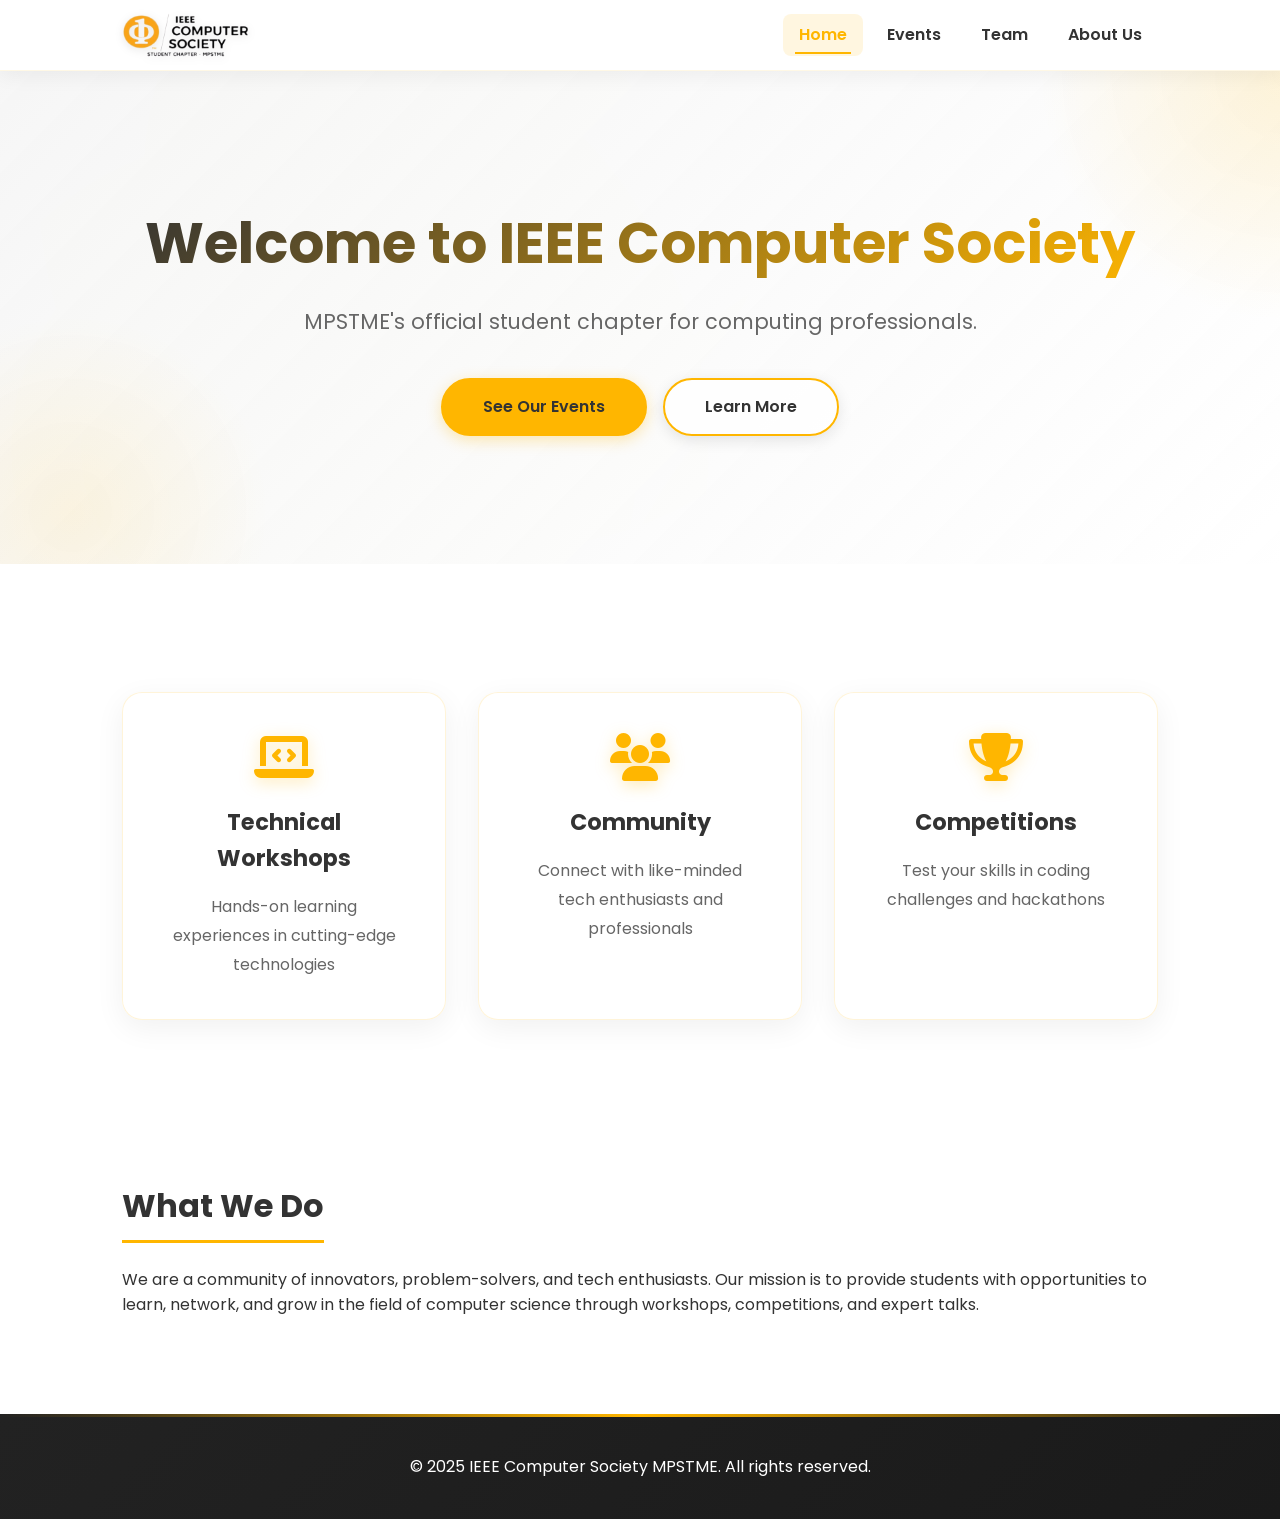
<file: index.html>
<!DOCTYPE html>
<html lang="en">
<head>
    <meta charset="UTF-8">
    <meta name="viewport" content="width=device-width, initial-scale=1.0">
    <title>Home - IEEE CS MPSTME</title>
    <link rel="stylesheet" href="style-v1.css">
    <link rel="stylesheet" href="https://cdnjs.cloudflare.com/ajax/libs/font-awesome/6.5.2/css/all.min.css">
</head>
<body>

    <header>
    <nav class="container">
        <a href="index.html" class="logo">
            <img src="ieee-cs-logo.png" alt="IEEE CS MPSTME" class="logo-image">
        </a>
        <ul class="nav-links">
            <li><a href="index.html" class="active-page">Home</a></li>
            <li><a href="events.html">Events</a></li>
            <li><a href="team.html">Team</a></li>
            <li><a href="about.html">About Us</a></li>
        </ul>
        <button class="menu-toggle"><i class="fa-solid fa-bars"></i></button>
    </nav>
</header>

    <main>
        <section class="hero">
            <div class="container">
                <h1>Welcome to IEEE Computer Society</h1>
                <p class="hero-subtitle">MPSTME's official student chapter for computing professionals.</p>
                <div class="cta-group">
                    <a href="events.html" class="cta-button">See Our Events</a>
                    <a href="about.html" class="cta-button secondary">Learn More</a>
                </div>
            </div>
        </section>

        <section class="features">
            <div class="container">
                <div class="feature-grid">
                    <div class="feature-card">
                        <i class="fa-solid fa-laptop-code"></i>
                        <h3>Technical Workshops</h3>
                        <p>Hands-on learning experiences in cutting-edge technologies</p>
                    </div>
                    <div class="feature-card">
                        <i class="fa-solid fa-users"></i>
                        <h3>Community</h3>
                        <p>Connect with like-minded tech enthusiasts and professionals</p>
                    </div>
                    <div class="feature-card">
                        <i class="fa-solid fa-trophy"></i>
                        <h3>Competitions</h3>
                        <p>Test your skills in coding challenges and hackathons</p>
                    </div>
                </div>
            </div>
        </section>

        <section class="home-content">
            <div class="container">
                <h2>What We Do</h2>
                <p>We are a community of innovators, problem-solvers, and tech enthusiasts. Our mission is to provide students with opportunities to learn, network, and grow in the field of computer science through workshops, competitions, and expert talks.</p>
            </div>
        </section>
    </main>

    <footer>
        <div class="container">
            <p>&copy; 2025 IEEE Computer Society MPSTME. All rights reserved.</p>
        </div>
    </footer>

    <script src="script.js"></script>
</body>
</html>
</file>
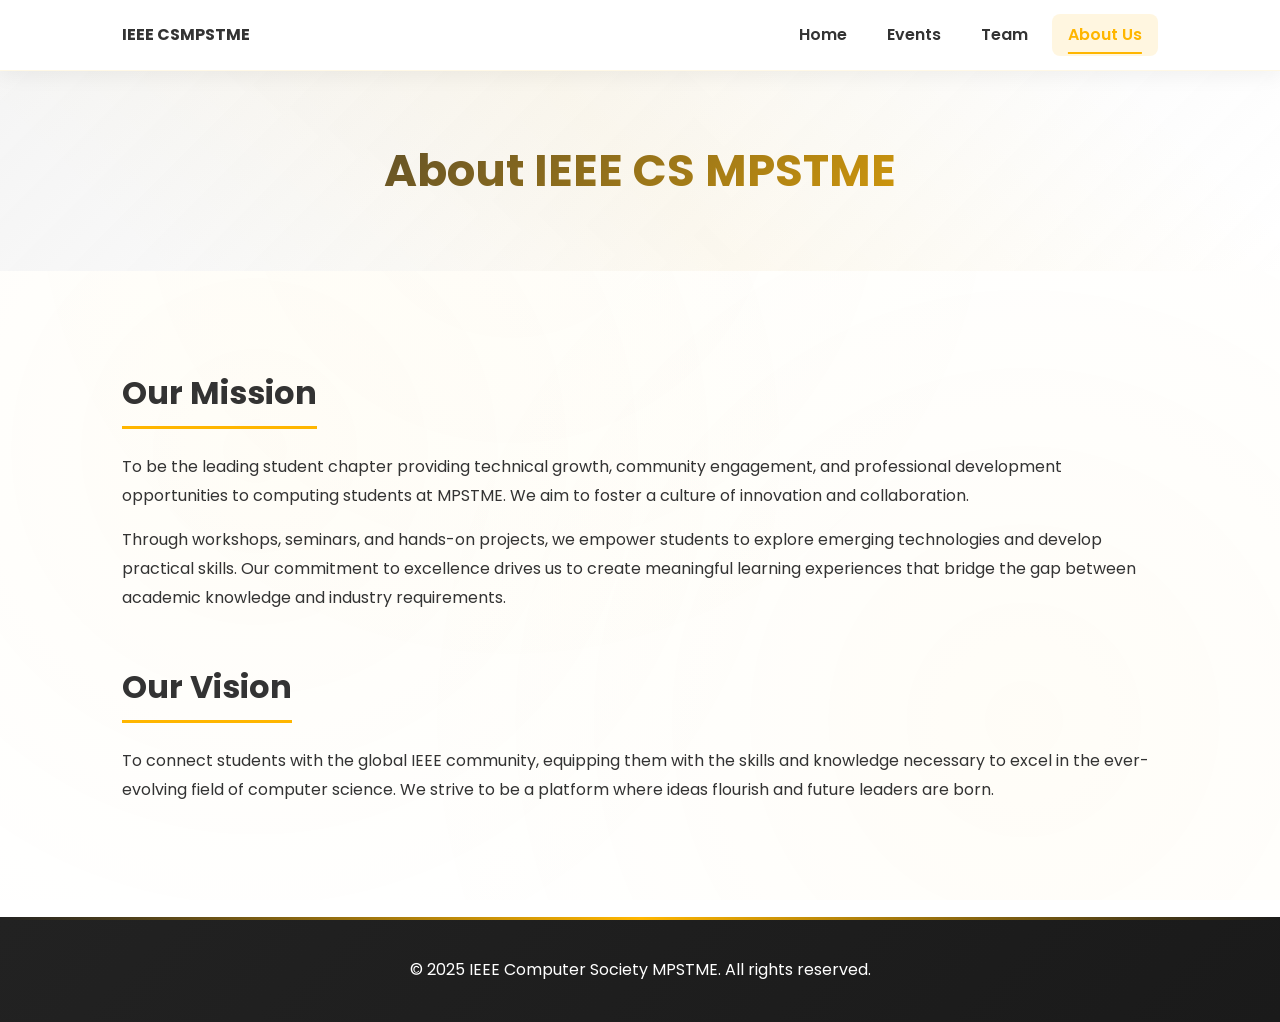
<file: about.html>
<!DOCTYPE html>
<html lang="en">
<head>
    <meta charset="UTF-8">
    <meta name="viewport" content="width=device-width, initial-scale=1.0">
    <title>About Us - IEEE CS MPSTME</title>
    <link rel="icon" type="image/x-icon" href="favicon.ico">
    <link rel="stylesheet" href="style-v1.css">
    <link rel="stylesheet" href="https://cdnjs.cloudflare.com/ajax/libs/font-awesome/6.5.2/css/all.min.css">
</head>
<body>

    <header>
        <nav class="container">
            <a href="index.html" class="logo">IEEE CS <span>MPSTME</span></a>
            <ul class="nav-links">
                <li><a href="index.html">Home</a></li>
                <li><a href="events.html">Events</a></li>
                <li><a href="team.html">Team</a></li>
                <li><a href="about.html" class="active-page">About Us</a></li>
            </ul>
            <button class="menu-toggle"><i class="fa-solid fa-bars"></i></button>
        </nav>
    </header>

    <main>
        <section class="page-header">
            <div class="container">
                <h1>About IEEE CS MPSTME</h1>
            </div>
        </section>

        <section class="about-content">
            <div class="container">
                <h2>Our Mission</h2>
                <p>To be the leading student chapter providing technical growth, community engagement, and professional development opportunities to computing students at MPSTME. We aim to foster a culture of innovation and collaboration.</p>
                <p>Through workshops, seminars, and hands-on projects, we empower students to explore emerging technologies and develop practical skills. Our commitment to excellence drives us to create meaningful learning experiences that bridge the gap between academic knowledge and industry requirements.</p>
                
                <h2>Our Vision</h2>
                <p>To connect students with the global IEEE community, equipping them with the skills and knowledge necessary to excel in the ever-evolving field of computer science. We strive to be a platform where ideas flourish and future leaders are born.</p>
            </div>
        </section>
    </main>
    <button id="scrollTopBtn" title="Go to top"><i class="fa-solid fa-arrow-up"></i></button>

    <footer>
        <div class="container">
            <p>&copy; 2025 IEEE Computer Society MPSTME. All rights reserved.</p>
        </div>
    </footer>

    <script src="script.js"></script>
</body>
</html>
</file>
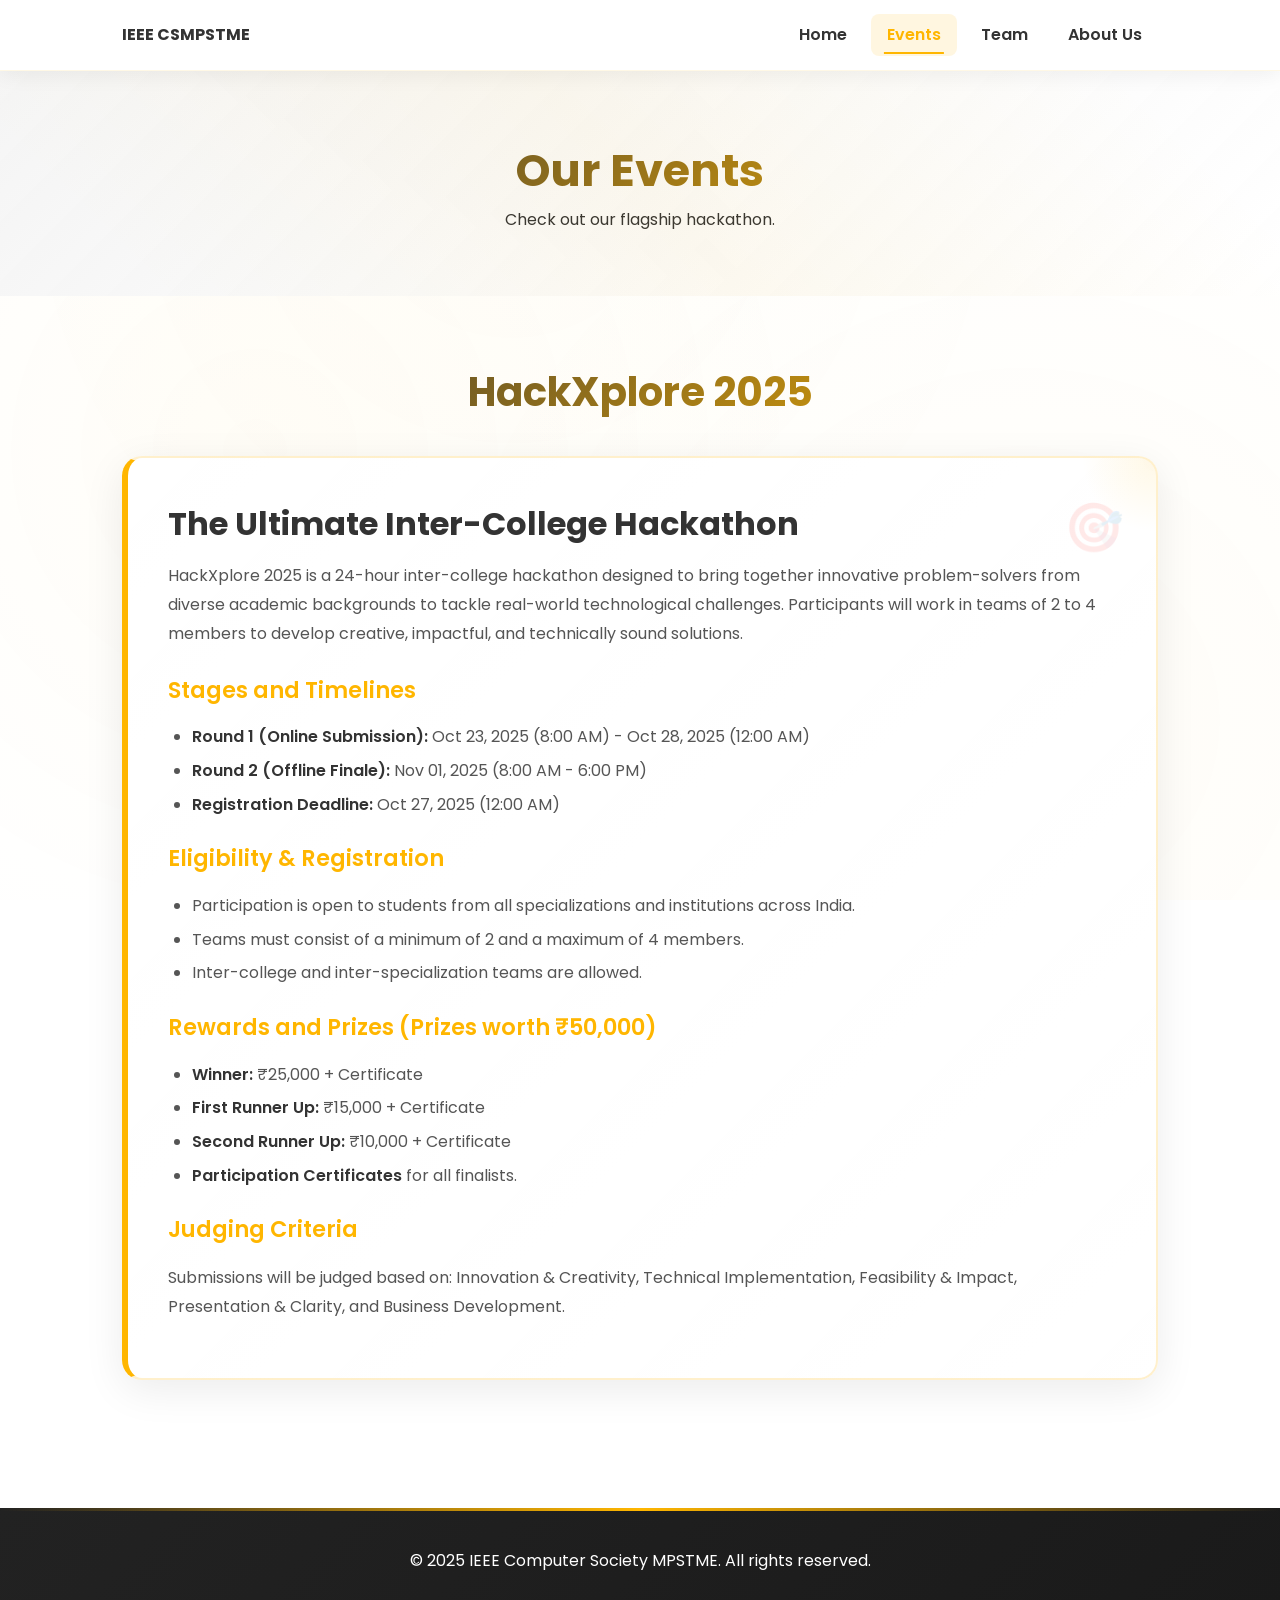
<file: events.html>
<!DOCTYPE html>
<html lang="en">
<head>
    <meta charset="UTF-8">
    <meta name="viewport" content="width=device-width, initial-scale=1.0">
    <title>Events - IEEE CS MPSTME</title>
    <link rel="stylesheet" href="style-v1.css">
    <link rel="stylesheet" href="https://cdnjs.cloudflare.com/ajax/libs/font-awesome/6.5.2/css/all.min.css">
</head>
<body>

    <header>
        <nav class="container">
            <a href="index.html" class="logo">IEEE CS <span>MPSTME</span></a>
            <ul class="nav-links">
                <li><a href="index.html">Home</a></li>
                <li><a href="events.html" class="active-page">Events</a></li>
                <li><a href="team.html">Team</a></li>
                <li><a href="about.html">About Us</a></li>
            </ul>
            <button class="menu-toggle"><i class="fa-solid fa-bars"></i></button>
        </nav>
    </header>

    <main>
        <section class="page-header">
            <div class="container">
                <h1>Our Events</h1>
                <p>Check out our flagship hackathon.</p>
            </div>
        </section>

        <section class="events-list">
            <div class="container">
                
                <h2>HackXplore 2025</h2>
                <div class="event-card">
                    <h3>The Ultimate Inter-College Hackathon</h3>
                    <p>
                        HackXplore 2025 is a 24-hour inter-college hackathon designed to bring together innovative problem-solvers from diverse academic backgrounds to tackle real-world technological challenges. Participants will work in teams of 2 to 4 members to develop creative, impactful, and technically sound solutions.
                    </p>
                    
                    <h4>Stages and Timelines</h4>
                    <ul>
                        <li><strong>Round 1 (Online Submission):</strong> Oct 23, 2025 (8:00 AM) - Oct 28, 2025 (12:00 AM)</li>
                        <li><strong>Round 2 (Offline Finale):</strong> Nov 01, 2025 (8:00 AM - 6:00 PM)</li>
                        <li><strong>Registration Deadline:</strong> Oct 27, 2025 (12:00 AM)</li>
                    </ul>

                    <h4>Eligibility & Registration</h4>
                    <ul>
                        <li>Participation is open to students from all specializations and institutions across India.</li>
                        <li>Teams must consist of a minimum of 2 and a maximum of 4 members.</li>
                        <li>Inter-college and inter-specialization teams are allowed.</li>
                    </ul>
                    
                    <h4>Rewards and Prizes (Prizes worth ₹50,000)</h4>
                    <ul>
                        <li><strong>Winner:</strong> ₹25,000 + Certificate</li>
                        <li><strong>First Runner Up:</strong> ₹15,000 + Certificate</li>
                        <li><strong>Second Runner Up:</strong> ₹10,000 + Certificate</li>
                        <li><strong>Participation Certificates</strong> for all finalists.</li>
                    </ul>

                    <h4>Judging Criteria</h4>
                    <p>Submissions will be judged based on: Innovation & Creativity, Technical Implementation, Feasibility & Impact, Presentation & Clarity, and Business Development.</p>
                </div>
            </div>
        </section>
    </main>
    <button id="scrollTopBtn" title="Go to top"><i class="fa-solid fa-arrow-up"></i></button>

    <footer>
        <div class="container">
            <p>&copy; 2025 IEEE Computer Society MPSTME. All rights reserved.</p>
        </div>
    </footer>

    <script src="script.js"></script>
</body>
</html>
</file>
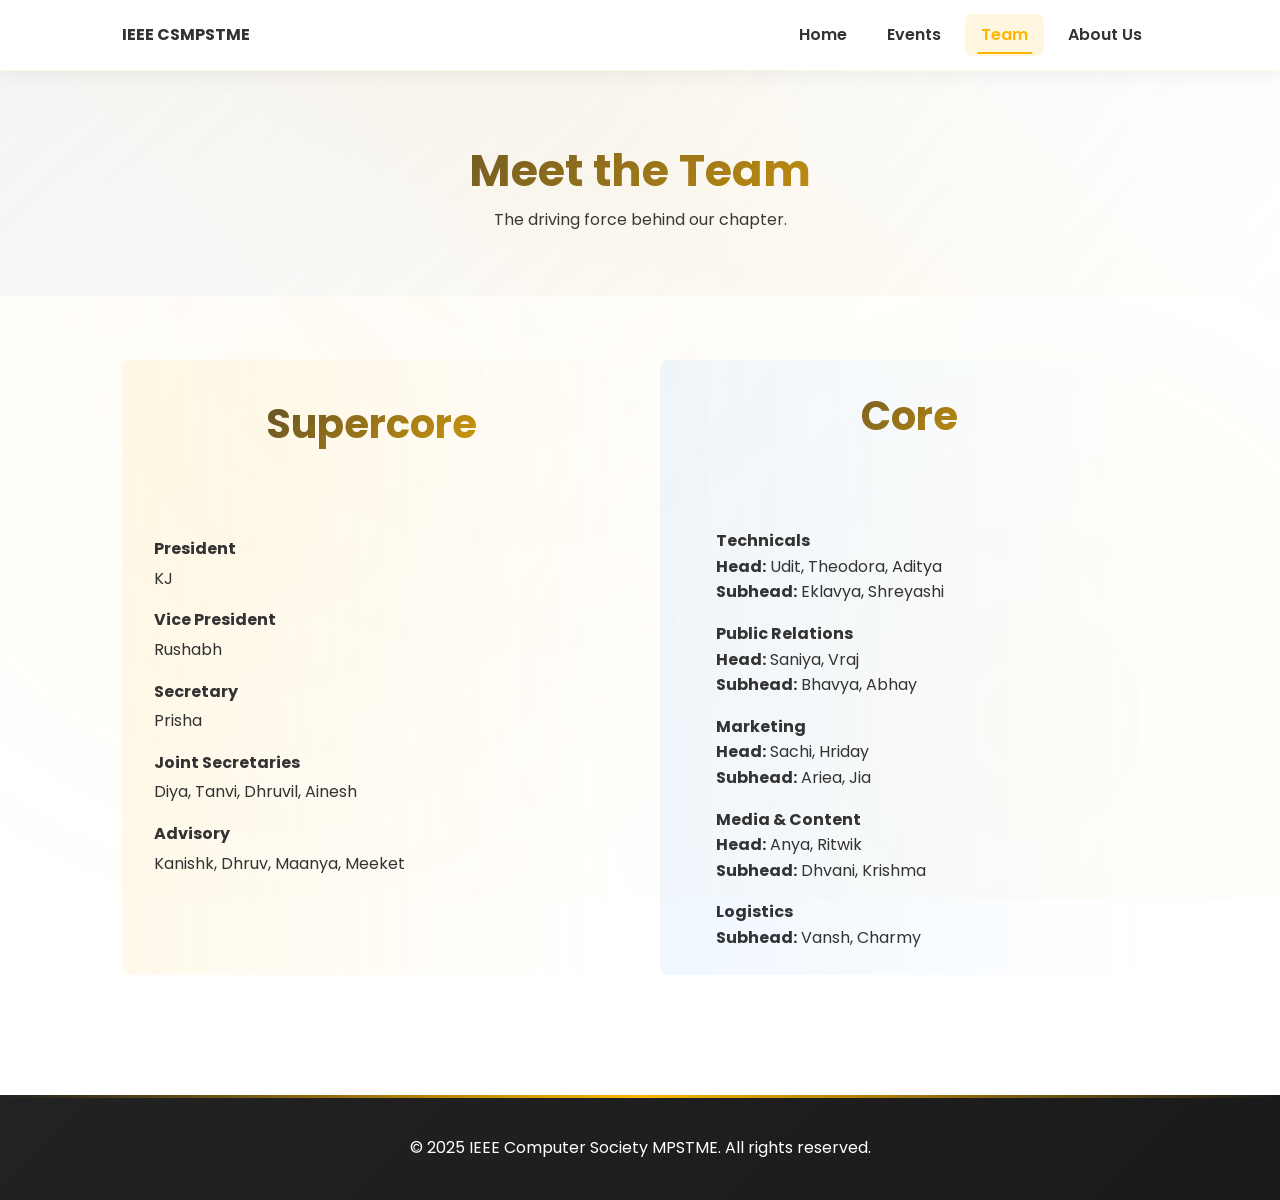
<file: team.html>
<!DOCTYPE html>
<html lang="en">
<head>
    <meta charset="UTF-8">
    <meta name="viewport" content="width=device-width, initial-scale=1.0">
    <title>Team - IEEE CS MPSTME</title>
    <link rel="stylesheet" href="style-v1.css">
    <link rel="stylesheet" href="https://cdnjs.cloudflare.com/ajax/libs/font-awesome/6.5.2/css/all.min.css">
    <style>
        /* Supercore small highlight */
        .supercore {
            background: linear-gradient(90deg, rgba(255,182,0,0.08), rgba(0,0,0,0));
            padding: 2rem 0;
            border-radius: 8px;
            margin-bottom: 1.5rem;
        }
        .supercore .role-list {
            display: flex;
            flex-wrap: wrap;
            gap: 1rem 2rem;
            align-items: flex-start;
        }
        .supercore .role {
            min-width: 220px;
        }
        .supercore h4 {
            margin-bottom: 0.25rem;
            color: var(--text-color);
        }
        .core-list {
            display: grid;
            grid-template-columns: repeat(auto-fit, minmax(260px, 1fr));
            gap: 1.25rem;
            margin-top: 1rem;
        }
        /* Core highlight similar to Supercore */
        .core {
            background: linear-gradient(90deg, rgba(0,123,255,0.06), rgba(0,0,0,0));
            padding: 1.5rem;
            border-radius: 8px;
            margin-bottom: 1.5rem;
        }
        .core .role-list {
            display: flex;
            flex-wrap: wrap;
            gap: 1rem 2rem;
            align-items: flex-start;
        }
        .core .role {
            min-width: 220px;
        }
    </style>
</head>
<body>

    <header>
        <nav class="container">
            <a href="index.html" class="logo">IEEE CS <span>MPSTME</span></a>
            <ul class="nav-links">
                <li><a href="index.html">Home</a></li>
                <li><a href="events.html">Events</a></li>
                <li><a href="team.html" class="active-page">Team</a></li>
                <li><a href="about.html">About Us</a></li>
            </ul>
            <button class="menu-toggle"><i class="fa-solid fa-bars"></i></button>
        </nav>
    </header>

    <main>
        <section class="page-header">
            <div class="container">
                <h1>Meet the Team</h1>
                <p>The driving force behind our chapter.</p>
            </div>
        </section>

        <section class="team-grid">
            <div class="container">

                <div class="supercore">
                    <div class="container">
                        <h2>Supercore</h2>
                        <div class="role-list">
                            <div class="role">
                                <h4>President</h4>
                                <p>KJ</p>
                            </div>
                            <div class="role">
                                <h4>Vice President</h4>
                                <p>Rushabh</p>
                            </div>
                            <div class="role">
                                <h4>Secretary</h4>
                                <p>Prisha</p>
                            </div>
                            <div class="role">
                                <h4>Joint Secretaries</h4>
                                <p>Diya, Tanvi, Dhruvil, Ainesh</p>
                            </div>
                            <div class="role">
                                <h4>Advisory</h4>
                                <p>Kanishk, Dhruv, Maanya, Meeket</p>
                            </div>
                        </div>
                    </div>
                </div>

                <div class="core">
                    <div class="container">
                        <h2>Core</h2>
                        <div class="role-list">
                            <div class="role">
                                <h4>Technicals</h4>
                                <p><strong>Head:</strong> Udit, Theodora, Aditya</p>
                                <p><strong>Subhead:</strong> Eklavya, Shreyashi</p>
                            </div>
                            <div class="role">
                                <h4>Public Relations</h4>
                                <p><strong>Head:</strong> Saniya, Vraj</p>
                                <p><strong>Subhead:</strong> Bhavya, Abhay</p>
                            </div>
                            <div class="role">
                                <h4>Marketing</h4>
                                <p><strong>Head:</strong> Sachi, Hriday</p>
                                <p><strong>Subhead:</strong> Ariea, Jia</p>
                            </div>
                            <div class="role">
                                <h4>Media & Content</h4>
                                <p><strong>Head:</strong> Anya, Ritwik</p>
                                <p><strong>Subhead:</strong> Dhvani, Krishma</p>
                            </div>
                            <div class="role">
                                <h4>Logistics</h4>
                                <p><strong>Subhead:</strong> Vansh, Charmy</p>
                            </div>
                        </div>
                    </div>
                </div>

            </div>
        </section>
    </main>
    <button id="scrollTopBtn" title="Go to top"><i class="fa-solid fa-arrow-up"></i></button>

    <footer>
        <div class="container">
            <p>&copy; 2025 IEEE Computer Society MPSTME. All rights reserved.</p>
        </div>
    </footer>

    <script src="script.js"></script>
</body>
</html>
</file>
<file: style-v1.css>
@import url('https://fonts.googleapis.com/css2?family=Poppins:wght@300;400;600;700&display=swap');

:root {
    --primary-color: #ffb600;
    --secondary-color: #ffffff;
    --text-color: #333;
    --dark-bg: #222;
    --light-gray: #f4f4f4;
}

* {
    margin: 0;
    padding: 0;
    box-sizing: border-box;
}

body {
    font-family: 'Poppins', sans-serif;
    background-color: var(--secondary-color);
    color: var(--text-color);
    line-height: 1.6;
    overflow-x: hidden;
    position: relative;
}

/* Animated background particles */
body::before {
    content: '';
    position: fixed;
    top: 0;
    left: 0;
    width: 100%;
    height: 100%;
    background: 
        radial-gradient(circle at 20% 50%, rgba(255, 182, 0, 0.03) 0%, transparent 50%),
        radial-gradient(circle at 80% 80%, rgba(255, 182, 0, 0.03) 0%, transparent 50%),
        radial-gradient(circle at 40% 20%, rgba(255, 182, 0, 0.02) 0%, transparent 50%);
    z-index: -1;
    animation: particleFloat 20s ease-in-out infinite;
    pointer-events: none;
}

@keyframes particleFloat {
    0%, 100% { transform: translateY(0) scale(1); }
    50% { transform: translateY(-20px) scale(1.05); }
}

.container {
    max-width: 1100px;
    margin: 0 auto;
    padding: 0 2rem;
}

/* --- FIXED Header & Navigation --- */
header {
    background: rgba(255, 255, 255, 0.95);
    backdrop-filter: blur(20px) saturate(180%);
    -webkit-backdrop-filter: blur(20px) saturate(180%);
    box-shadow: 0 4px 20px rgba(0, 0, 0, 0.06);
    border-bottom: 1px solid rgba(255, 182, 0, 0.1);
    position: sticky;
    top: 0;
    z-index: 100;
    animation: slideDown 0.5s ease-out;
}

@keyframes slideDown {
    from {
        transform: translateY(-100%);
        opacity: 0;
    }
    to {
        transform: translateY(0);
        opacity: 1;
    }
}

header nav {
    display: flex;
    justify-content: space-between;
    align-items: center;
    height: 70px;
}

/* UPDATED Logo Styles */
.logo {
    text-decoration: none;
    color: var(--text-color);
    font-weight: 700;
    transition: transform 0.3s ease;
    position: relative;
    display: flex;
    align-items: center;
    height: 100%;
}

.logo-image {
    height: 45px;
    width: auto;
    max-width: 180px;
    object-fit: contain;
    transition: all 0.4s ease;
    filter: drop-shadow(0 2px 4px rgba(0, 0, 0, 0.1));
}

.logo:hover .logo-image {
    transform: scale(1.05);
    filter: drop-shadow(0 4px 8px rgba(255, 182, 0, 0.3));
}

.nav-links {
    display: flex;
    list-style: none;
    gap: 0.5rem;
}

.nav-links li {
    position: relative;
}

/* FIXED Navigation Links - Removed conflicting animations */
.nav-links a {
    text-decoration: none;
    color: var(--text-color);
    font-weight: 600;
    padding: 8px 16px;
    border-radius: 8px;
    transition: all 0.3s ease;
    position: relative;
    display: block;
}

.nav-links a::after {
    content: '';
    position: absolute;
    bottom: 2px;
    left: 50%;
    width: 0;
    height: 2px;
    background: var(--primary-color);
    transition: all 0.3s ease;
    transform: translateX(-50%);
}

.nav-links a:hover {
    color: var(--primary-color);
    background: rgba(255, 182, 0, 0.08);
}

.nav-links a:hover::after {
    width: 70%;
}

.nav-links a.active-page {
    color: var(--primary-color);
    background: rgba(255, 182, 0, 0.12);
}

.nav-links a.active-page::after {
    width: 70%;
}

.menu-toggle {
    display: none;
    background: none;
    border: none;
    font-size: 1.5rem;
    cursor: pointer;
    transition: transform 0.3s ease, color 0.3s ease;
}

.menu-toggle:hover {
    color: var(--primary-color);
}

/* --- Hero Section --- */
.hero {
    background: linear-gradient(135deg, rgba(244, 244, 244, 0.8) 0%, rgba(255, 255, 255, 0.9) 100%);
    text-align: center;
    padding: 8rem 0;
    position: relative;
    overflow: hidden;
}

.hero::before {
    content: '';
    position: absolute;
    top: -50%;
    right: -20%;
    width: 500px;
    height: 500px;
    background: radial-gradient(circle, rgba(255, 182, 0, 0.15) 0%, transparent 70%);
    animation: float 15s ease-in-out infinite;
    border-radius: 50%;
    pointer-events: none;
}

.hero::after {
    content: '';
    position: absolute;
    bottom: -30%;
    left: -10%;
    width: 400px;
    height: 400px;
    background: radial-gradient(circle, rgba(255, 182, 0, 0.1) 0%, transparent 70%);
    animation: float 20s ease-in-out infinite reverse;
    border-radius: 50%;
    pointer-events: none;
}

@keyframes float {
    0%, 100% { 
        transform: translate(0, 0) rotate(0deg); 
        opacity: 1;
    }
    33% { 
        transform: translate(30px, -30px) rotate(120deg); 
        opacity: 0.8;
    }
    66% { 
        transform: translate(-30px, 30px) rotate(240deg); 
        opacity: 0.9;
    }
}

.hero h1 {
    font-size: 3.5rem;
    margin-bottom: 1rem;
    background: linear-gradient(135deg, var(--text-color) 0%, var(--primary-color) 100%);
    -webkit-background-clip: text;
    -webkit-text-fill-color: transparent;
    background-clip: text;
    animation: fadeInUp 0.8s ease-out;
    position: relative;
    z-index: 1;
}

@keyframes fadeInUp {
    from {
        opacity: 0;
        transform: translateY(30px);
    }
    to {
        opacity: 1;
        transform: translateY(0);
    }
}

.hero-subtitle {
    font-size: 1.3rem;
    margin-bottom: 2.5rem;
    color: #666;
    animation: fadeInUp 0.8s ease-out 0.2s both;
    position: relative;
    z-index: 1;
}

.cta-group {
    display: flex;
    gap: 1rem;
    justify-content: center;
    align-items: center;
    animation: fadeInUp 0.8s ease-out 0.4s both;
    position: relative;
    z-index: 1;
}

.cta-button {
    display: inline-block;
    background: var(--primary-color);
    color: var(--text-color);
    padding: 0.9rem 2.5rem;
    text-decoration: none;
    border-radius: 50px;
    font-weight: 600;
    transition: all 0.3s ease;
    border: 2px solid var(--primary-color);
    position: relative;
    overflow: hidden;
    box-shadow: 0 4px 15px rgba(255, 182, 0, 0.3);
}

.cta-button::before {
    content: '';
    position: absolute;
    top: 50%;
    left: 50%;
    width: 0;
    height: 0;
    border-radius: 50%;
    background: rgba(255, 255, 255, 0.3);
    transform: translate(-50%, -50%);
    transition: width 0.5s ease, height 0.5s ease;
}

.cta-button:hover::before {
    width: 300px;
    height: 300px;
}

.cta-button.secondary {
    background: rgba(255, 255, 255, 0.7);
    backdrop-filter: blur(10px);
    color: var(--text-color);
    box-shadow: 0 4px 15px rgba(0, 0, 0, 0.1);
}

.cta-button:hover {
    transform: translateY(-3px);
    box-shadow: 0 8px 25px rgba(255, 182, 0, 0.4);
}

/* --- Features Section --- */
.features {
    padding: 6rem 0;
    background: white;
    position: relative;
}

.feature-grid {
    display: grid;
    grid-template-columns: repeat(auto-fit, minmax(250px, 1fr));
    gap: 2rem;
    margin-top: 2rem;
}

.feature-card {
    text-align: center;
    padding: 2.5rem;
    border-radius: 20px;
    background: rgba(255, 255, 255, 0.9);
    backdrop-filter: blur(10px);
    border: 1px solid rgba(255, 182, 0, 0.15);
    transition: all 0.4s cubic-bezier(0.34, 1.56, 0.64, 1);
    position: relative;
    overflow: hidden;
    cursor: pointer;
    box-shadow: 0 8px 30px rgba(0, 0, 0, 0.06);
}

.feature-card::before {
    content: '';
    position: absolute;
    top: -50%;
    left: -50%;
    width: 200%;
    height: 200%;
    background: radial-gradient(circle, rgba(255, 182, 0, 0.08) 0%, transparent 70%);
    opacity: 0;
    transition: opacity 0.4s ease;
}

.feature-card:hover::before {
    opacity: 1;
}

.feature-card:hover {
    transform: translateY(-10px);
    box-shadow: 0 20px 50px rgba(255, 182, 0, 0.2);
    border-color: rgba(255, 182, 0, 0.3);
}

.feature-card i {
    font-size: 3rem;
    color: var(--primary-color);
    margin-bottom: 1.5rem;
    transition: transform 0.4s ease;
    display: inline-block;
    filter: drop-shadow(0 4px 8px rgba(255, 182, 0, 0.3));
}

.feature-card:hover i {
    transform: scale(1.2) rotateY(360deg);
}

.feature-card h3 {
    font-size: 1.4rem;
    margin-bottom: 1rem;
    color: var(--text-color);
    transition: color 0.3s ease;
}

.feature-card:hover h3 {
    color: var(--primary-color);
}

.feature-card p {
    color: #666;
    line-height: 1.8;
}

.feature-card .details {
    opacity: 0;
    margin-top: 1rem;
    font-weight: 600;
    color: var(--primary-color);
    transition: opacity 0.3s ease;
}

.feature-card:hover .details {
    opacity: 1;
}

/* --- General Page Content --- */
.home-content, .about-content {
    padding: 4rem 0;
    animation: fadeInUp 0.8s ease-out;
}

.home-content h2, .about-content h2 {
    font-size: 2rem;
    margin-bottom: 1.5rem;
    padding-bottom: 0.5rem;
    border-bottom: 3px solid var(--primary-color);
    display: inline-block;
    transition: color 0.3s ease;
}

.home-content h2:hover, .about-content h2:hover {
    color: var(--primary-color);
}

.about-content h2 {
    margin-top: 2rem;
}

.about-content p {
    margin-bottom: 1rem;
    line-height: 1.8;
}

/* --- Page Headers --- */
.page-header {
    background: linear-gradient(135deg, rgba(244, 244, 244, 0.9) 0%, rgba(255, 255, 255, 1) 100%);
    padding: 4rem 0;
    text-align: center;
    position: relative;
    overflow: hidden;
}

.page-header::before {
    content: '';
    position: absolute;
    top: -50%;
    left: -50%;
    width: 200%;
    height: 200%;
    background: linear-gradient(45deg, transparent 30%, rgba(255, 182, 0, 0.05) 50%, transparent 70%);
    animation: shimmer 6s linear infinite;
    pointer-events: none;
}

@keyframes shimmer {
    0% { transform: translateX(-100%) translateY(-100%) rotate(45deg); }
    100% { transform: translateX(100%) translateY(100%) rotate(45deg); }
}

.page-header h1 {
    font-size: 2.8rem;
    animation: fadeInUp 0.8s ease-out;
    position: relative;
    z-index: 1;
    background: linear-gradient(135deg, var(--text-color) 0%, var(--primary-color) 100%);
    -webkit-background-clip: text;
    -webkit-text-fill-color: transparent;
    background-clip: text;
}

/* --- ENHANCED EVENTS PAGE --- */
.events-list {
    padding: 4rem 0;
}

.events-list h2 {
    font-size: 2.5rem;
    margin-bottom: 2rem;
    text-align: center;
    background: linear-gradient(135deg, var(--text-color) 0%, var(--primary-color) 100%);
    -webkit-background-clip: text;
    -webkit-text-fill-color: transparent;
    background-clip: text;
}

.event-card {
    background: linear-gradient(135deg, rgba(255, 255, 255, 0.95) 0%, rgba(255, 255, 255, 1) 100%);
    backdrop-filter: blur(10px);
    border: 2px solid rgba(255, 182, 0, 0.2);
    border-left: 6px solid var(--primary-color);
    padding: 2.5rem;
    margin-bottom: 2rem;
    border-radius: 20px;
    transition: all 0.4s cubic-bezier(0.34, 1.56, 0.64, 1);
    position: relative;
    overflow: hidden;
    box-shadow: 0 10px 40px rgba(0, 0, 0, 0.08);
}

.event-card::before {
    content: '';
    position: absolute;
    top: 0;
    right: 0;
    width: 150px;
    height: 150px;
    background: radial-gradient(circle, rgba(255, 182, 0, 0.1) 0%, transparent 70%);
    border-radius: 50%;
    transform: translate(50%, -50%);
    transition: all 0.4s ease;
}

.event-card:hover::before {
    transform: translate(30%, -30%) scale(1.5);
    background: radial-gradient(circle, rgba(255, 182, 0, 0.15) 0%, transparent 70%);
}

.event-card::after {
    content: '🎯';
    position: absolute;
    top: 2rem;
    right: 2rem;
    font-size: 3rem;
    opacity: 0.1;
    transition: all 0.4s ease;
}

.event-card:hover::after {
    opacity: 0.3;
    transform: rotate(15deg) scale(1.2);
}

.event-card:hover {
    transform: translateX(10px) translateY(-5px);
    box-shadow: -5px 15px 50px rgba(255, 182, 0, 0.25);
    border-left-width: 10px;
}

.event-card h3 {
    font-size: 2rem;
    margin-bottom: 0.8rem;
    color: var(--text-color);
    transition: all 0.3s ease;
    position: relative;
    display: inline-block;
}

.event-card h3::after {
    content: '';
    position: absolute;
    bottom: -5px;
    left: 0;
    width: 0;
    height: 3px;
    background: var(--primary-color);
    transition: width 0.4s ease;
}

.event-card:hover h3 {
    color: var(--primary-color);
}

.event-card:hover h3::after {
    width: 100%;
}

.event-card h4 {
    font-size: 1.4rem;
    color: var(--primary-color);
    margin: 1.5rem 0 1rem 0;
    font-weight: 600;
}

.event-card p {
    line-height: 1.8;
    margin-bottom: 1rem;
    color: #555;
}

.event-card strong {
    color: var(--text-color);
    font-weight: 600;
}

.event-card ul {
    margin-left: 1.5rem;
    margin-bottom: 1rem;
}

.event-card ul li {
    margin-bottom: 0.5rem;
    line-height: 1.6;
    color: #555;
}

/* --- ENHANCED TEAM PAGE --- */
.team-grid {
    padding: 4rem 0;
}

.team-grid h2 {
    font-size: 2.5rem;
    margin-bottom: 2.5rem;
    text-align: center;
    background: linear-gradient(135deg, var(--text-color) 0%, var(--primary-color) 100%);
    -webkit-background-clip: text;
    -webkit-text-fill-color: transparent;
    background-clip: text;
}

.team-grid .container {
    display: grid;
    grid-template-columns: repeat(auto-fit, minmax(320px, 1fr));
    gap: 2.5rem;
}

.team-card {
    background: linear-gradient(135deg, rgba(255, 255, 255, 0.9) 0%, rgba(244, 244, 244, 0.95) 100%);
    backdrop-filter: blur(15px);
    padding: 2.5rem;
    border-radius: 25px;
    text-align: left;
    transition: all 0.4s cubic-bezier(0.34, 1.56, 0.64, 1);
    position: relative;
    overflow: hidden;
    border: 2px solid rgba(255, 182, 0, 0.15);
    box-shadow: 0 10px 40px rgba(0, 0, 0, 0.08);
}

.team-card::before {
    content: '';
    position: absolute;
    top: 0;
    left: 0;
    width: 100%;
    height: 4px;
    background: linear-gradient(90deg, var(--primary-color), #ff9500, var(--primary-color));
    background-size: 200% 100%;
    animation: gradientSlide 3s linear infinite;
}

@keyframes gradientSlide {
    0% { background-position: 0% 50%; }
    100% { background-position: 200% 50%; }
}

.team-card::after {
    content: '👥';
    position: absolute;
    bottom: 1.5rem;
    right: 1.5rem;
    font-size: 4rem;
    opacity: 0.05;
    transition: all 0.4s ease;
}

.team-card:hover::after {
    opacity: 0.15;
    transform: scale(1.2) rotate(-10deg);
}

.team-card:hover {
    transform: translateY(-10px) scale(1.02);
    box-shadow: 0 20px 60px rgba(255, 182, 0, 0.25);
    background: linear-gradient(135deg, rgba(255, 255, 255, 1) 0%, rgba(255, 252, 245, 1) 100%);
    border-color: rgba(255, 182, 0, 0.4);
}

.team-card h3 {
    font-size: 1.8rem;
    color: var(--primary-color);
    margin-bottom: 1.5rem;
    padding-bottom: 0.5rem;
    border-bottom: 2px solid rgba(255, 182, 0, 0.3);
    transition: all 0.3s ease;
    position: relative;
}

.team-card:hover h3 {
    padding-left: 10px;
    border-bottom-color: var(--primary-color);
}

.team-card h4 {
    font-size: 1.2rem;
    color: var(--text-color);
    margin: 1.2rem 0 0.8rem 0;
    font-weight: 600;
    display: flex;
    align-items: center;
    gap: 0.5rem;
}

.team-card h4::before {
    content: '▸';
    color: var(--primary-color);
    font-size: 1rem;
}

.team-card p {
    font-size: 1rem;
    line-height: 1.8;
    position: relative;
    margin-bottom: 0.5rem;
    padding-left: 1.2rem;
    color: #555;
}

.team-card p::before {
    content: '•';
    position: absolute;
    left: 0;
    color: var(--primary-color);
    font-weight: bold;
}

.team-card p strong {
    color: var(--text-color);
    font-weight: 600;
    display: inline-block;
    min-width: 80px;
}

/* --- Footer --- */
footer {
    background: linear-gradient(135deg, var(--dark-bg) 0%, #1a1a1a 100%);
    color: var(--secondary-color);
    text-align: center;
    padding: 2.5rem 0;
    margin-top: 2rem;
    position: relative;
    overflow: hidden;
}

footer::before {
    content: '';
    position: absolute;
    top: 0;
    left: 0;
    width: 100%;
    height: 3px;
    background: linear-gradient(90deg, transparent, var(--primary-color), transparent);
    animation: slideLeftRight 3s ease-in-out infinite;
}

@keyframes slideLeftRight {
    0%, 100% { transform: translateX(-100%); }
    50% { transform: translateX(100%); }
}

footer p {
    position: relative;
    z-index: 1;
}

/* Scroll to Top Button */
#scrollTopBtn {
    display: none;
    position: fixed;
    bottom: 30px;
    right: 30px;
    z-index: 99;
    border: none;
    outline: none;
    background: linear-gradient(135deg, var(--primary-color), #ff9500);
    color: white;
    cursor: pointer;
    padding: 15px;
    border-radius: 50%;
    font-size: 20px;
    transition: all 0.3s ease;
    box-shadow: 0 6px 20px rgba(255, 182, 0, 0.4);
    width: 50px;
    height: 50px;
}

#scrollTopBtn:hover {
    transform: translateY(-5px) scale(1.1);
    box-shadow: 0 10px 30px rgba(255, 182, 0, 0.6);
}

/* --- Smooth Scrolling --- */
html {
    scroll-behavior: smooth;
}

/* --- Mobile Responsive --- */
@media (max-width: 768px) {
    .nav-links {
        display: none;
        flex-direction: column;
        width: 100%;
        position: absolute;
        top: 70px;
        left: 0;
        background: rgba(255, 255, 255, 0.98);
        backdrop-filter: blur(20px);
        box-shadow: 0 8px 32px rgba(0, 0, 0, 0.1);
        gap: 0;
    }

    .nav-links.active {
        display: flex;
    }

    .nav-links li {
        margin: 0;
        text-align: center;
        border-bottom: 1px solid rgba(255, 182, 0, 0.1);
    }

    .nav-links a {
        padding: 1rem;
        border-radius: 0;
    }

    .menu-toggle {
        display: block;
    }

    /* UPDATED Mobile Logo Styles */
    .logo-image {
        height: 35px;
        max-width: 140px;
    }

    .hero h1 {
        font-size: 2.2rem;
    }

    .hero-subtitle {
        font-size: 1.1rem;
    }

    .cta-group {
        flex-direction: column;
        gap: 0.8rem;
    }

    .feature-grid {
        gap: 1.5rem;
        grid-template-columns: 1fr;
    }

    .page-header h1 {
        font-size: 2.2rem;
    }

    .team-grid .container {
        grid-template-columns: 1fr;
    }
    
    .event-card h3 {
        font-size: 1.6rem;
    }
}

/* Loading animation */
@keyframes fadeIn {
    from { opacity: 0; }
    to { opacity: 1; }
}

body {
    animation: fadeIn 0.6s ease-out;
}

/* Accessibility */
*:focus-visible {
    outline: 2px solid var(--primary-color);
    outline-offset: 3px;
    border-radius: 4px;
}
</file>
